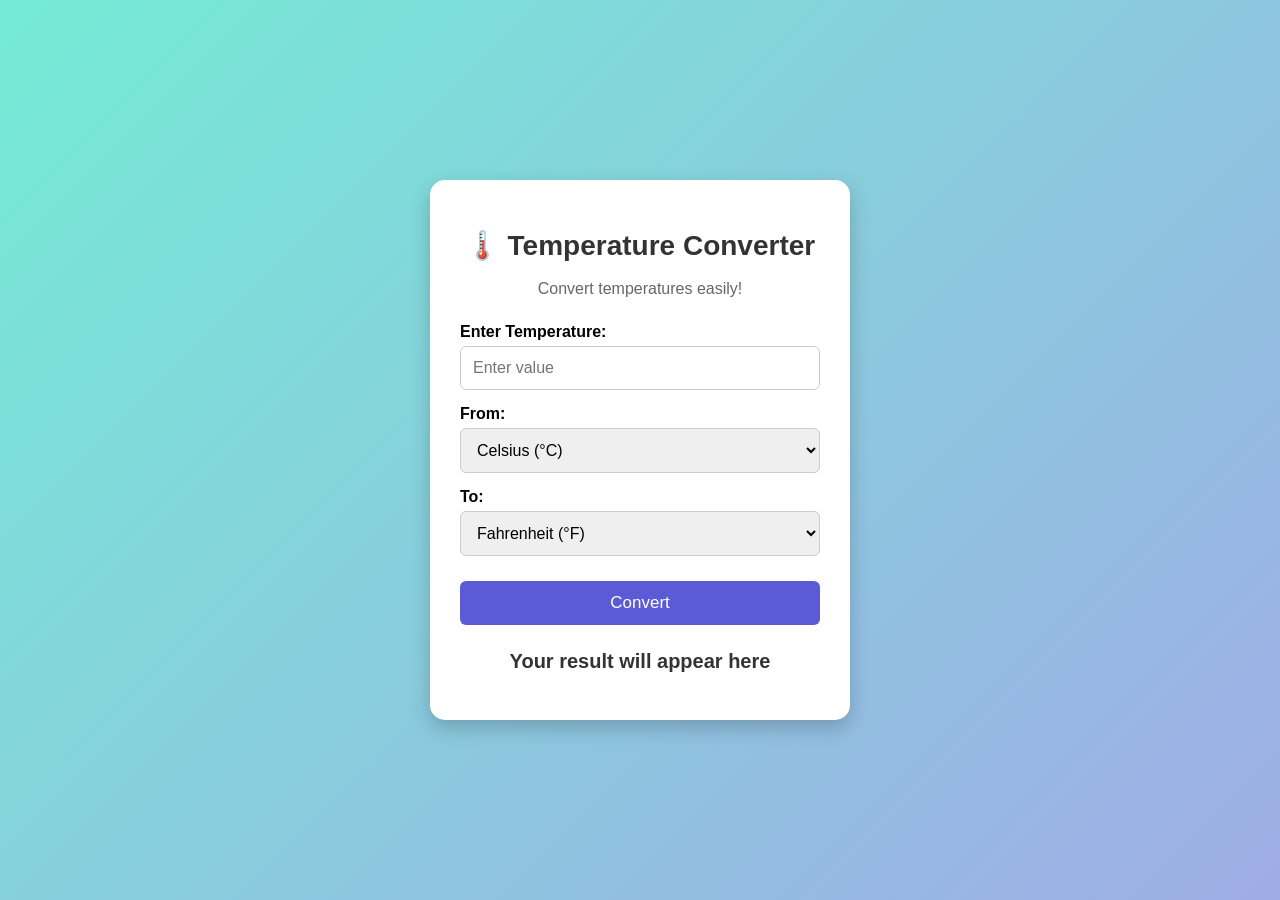
<file: index.html>
<!DOCTYPE html>
<html lang="en">
<head>
    <meta charset="UTF-8">
    <meta name="viewport" content="width=device-width, initial-scale=1.0">
    <title>Temperature Converter</title>
    <link rel="stylesheet" href="style.css">
</head>

<body>

    <div class="container">
        <h1>🌡️ Temperature Converter</h1>
        <p>Convert temperatures easily!</p>

        <label for="temperature">Enter Temperature:</label>
        <input type="number" id="temperature" placeholder="Enter value">

        <label for="fromUnit">From:</label>
        <select id="fromUnit">
            <option value="C">Celsius (°C)</option>
            <option value="F">Fahrenheit (°F)</option>
            <option value="K">Kelvin (K)</option>
        </select>

        <label for="toUnit">To:</label>
        <select id="toUnit">
            <option value="F">Fahrenheit (°F)</option>
            <option value="C">Celsius (°C)</option>
            <option value="K">Kelvin (K)</option>
        </select>

        <button onclick="convertTemperature()">Convert</button>

        <h2 id="result">Your result will appear here</h2>
    </div>

    <script src="script.js"></script>

</body>
</html>
</file>
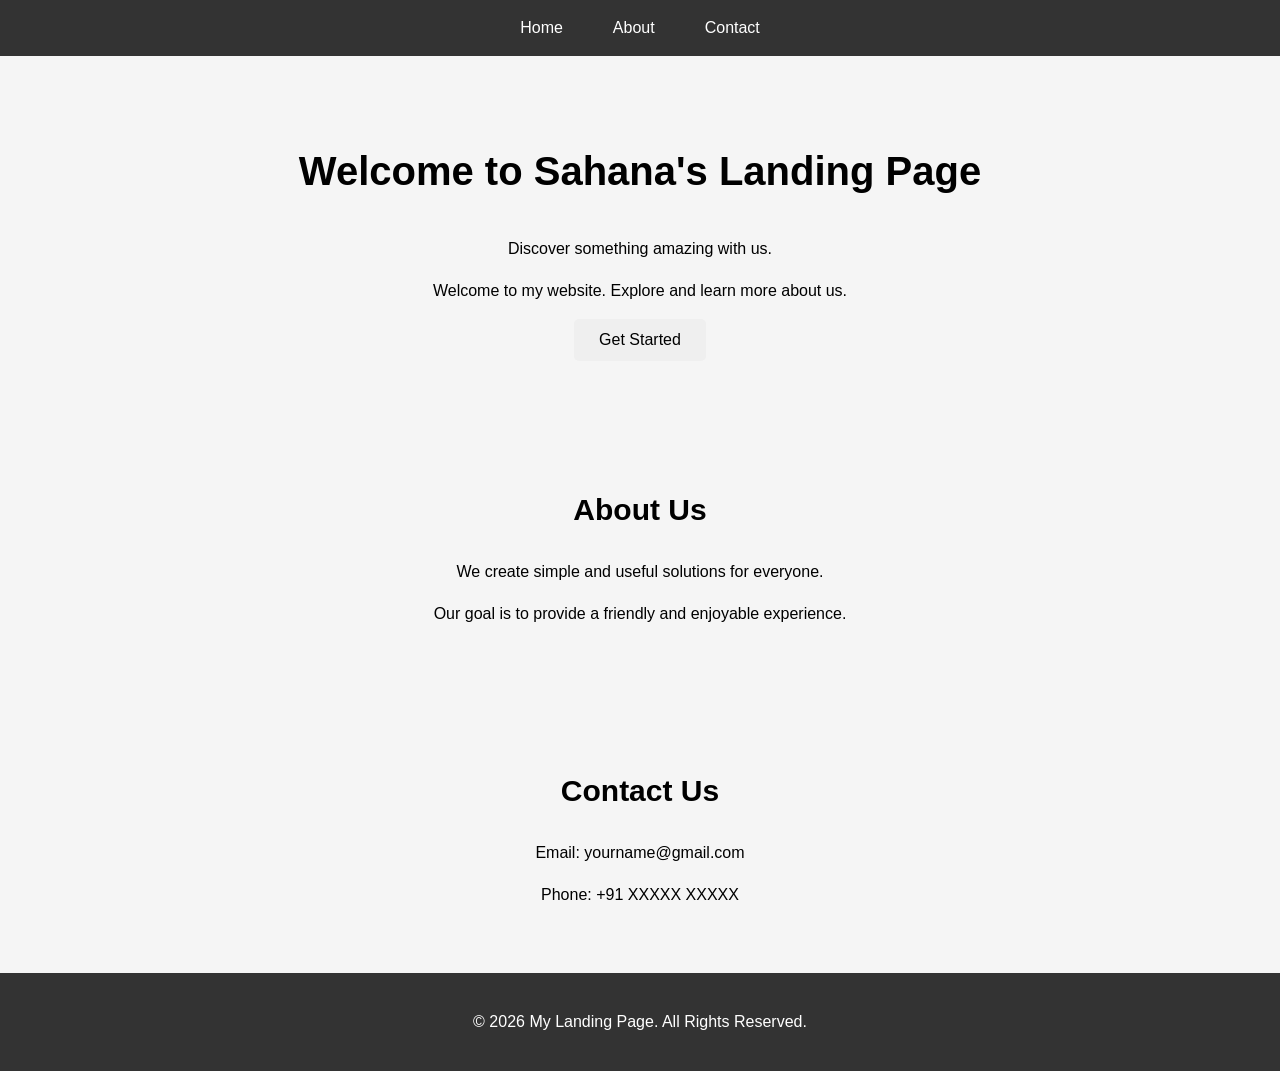
<file: WebDev-L1-LandingPage/index.html>
<!DOCTYPE html>
<html>
<head>
    <title>Welcome to Sahana's Landing Page</title>
    <link rel="stylesheet" href="style.css">
</head>

<body>

    <nav>
        <a href="#home">Home</a>
        <a href="#about">About</a>
        <a href="#contact">Contact</a>
    </nav>

    <section id="home">
        <h1>Welcome to Sahana's Landing Page</h1>
        <p>Discover something amazing with us.</p>
        <p>Welcome to my website. Explore and learn more about us.</p>
        <a href="#about"><button>Get Started</button></a>
    </section>

    <section id="about">
        <h2>About Us</h2>
        <p>We create simple and useful solutions for everyone.</p>
        <p>Our goal is to provide a friendly and enjoyable experience.</p>
    </section>

    <section id="contact">
        <h2>Contact Us</h2>
        <p>Email: yourname@gmail.com</p>
        <p>Phone: +91 XXXXX XXXXX</p>
    </section>

    <footer>
        <p>&copy; 2026 My Landing Page. All Rights Reserved.</p>
    </footer>

</body>
</html>
</file>
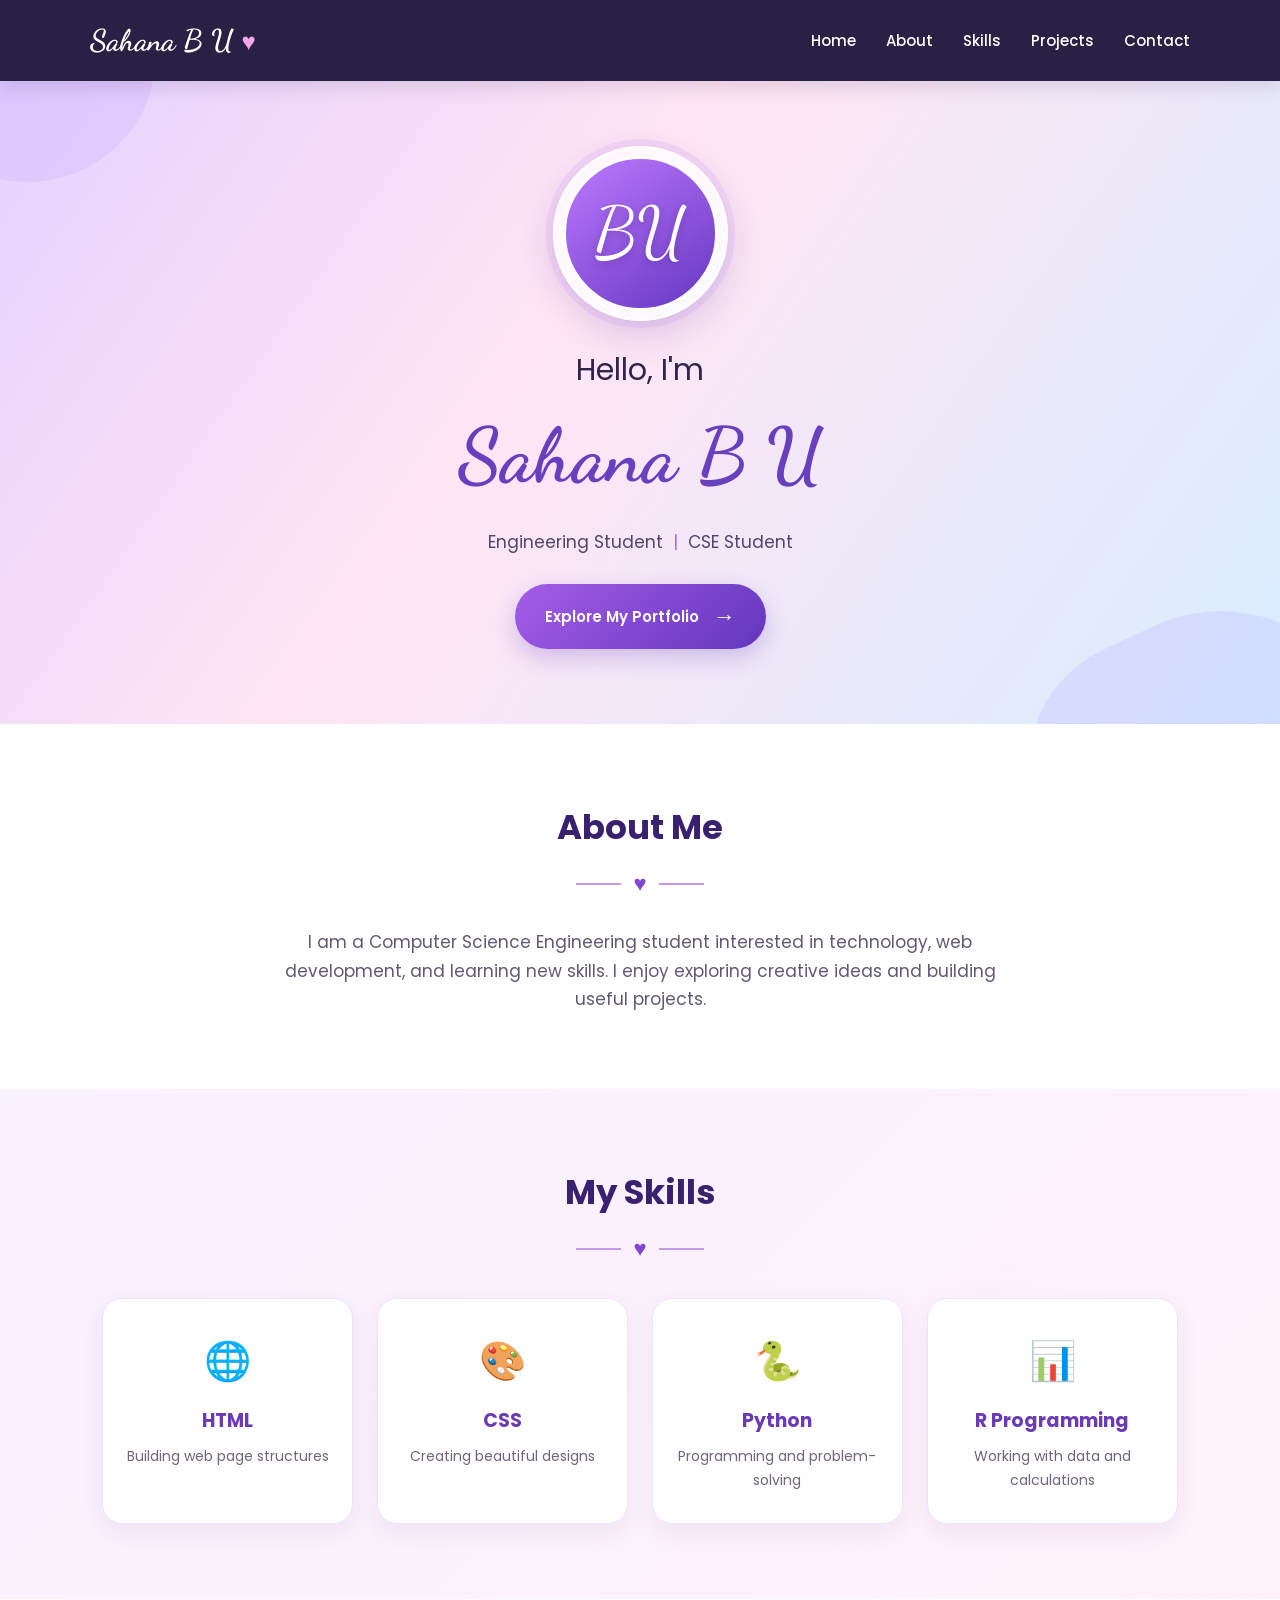
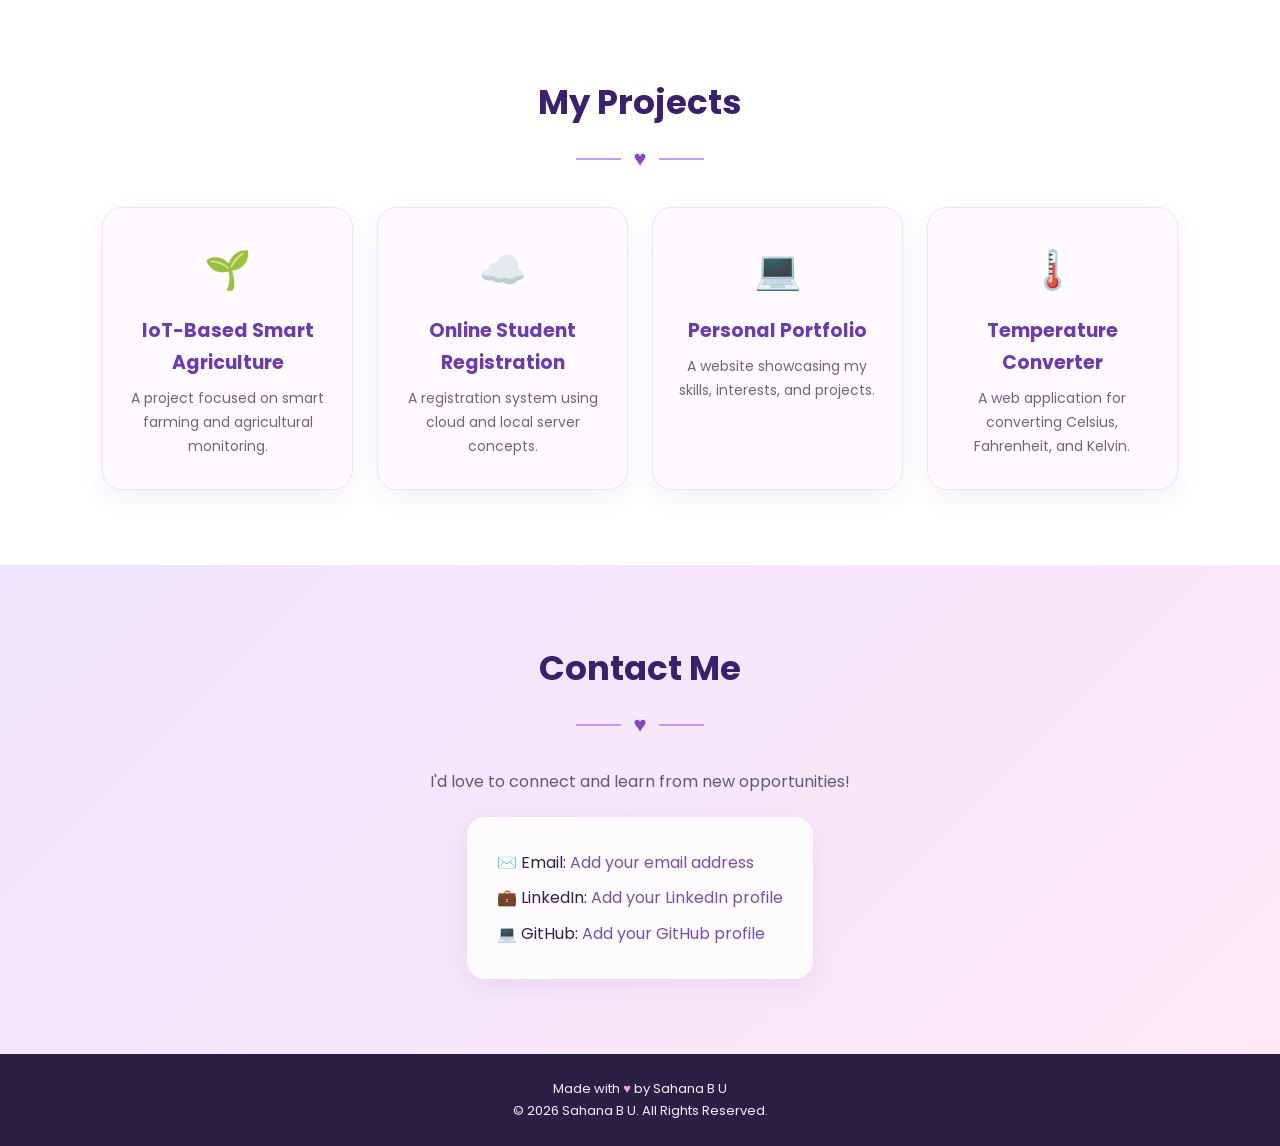
<file: WebDev-L1-PersonalPortfolio/index.html>
<!DOCTYPE html>
<html lang="en">
<head>
    <meta charset="UTF-8">
    <meta name="viewport" content="width=device-width, initial-scale=1.0">

    <title>Sahana B U | Personal Portfolio</title>

    <link rel="stylesheet" href="style.css">

    <!-- Elegant fonts -->
    <link rel="preconnect" href="https://fonts.googleapis.com">
    <link rel="preconnect" href="https://fonts.gstatic.com" crossorigin>
    <link href="https://fonts.googleapis.com/css2?family=Dancing+Script:wght@600;700&family=Poppins:wght@400;500;600;700&display=swap" rel="stylesheet">
</head>

<body>

    <!-- Navigation -->
    <nav class="navbar">
        <a href="#home" class="logo">Sahana B U <span>♥</span></a>

        <div class="nav-links">
            <a href="#home">Home</a>
            <a href="#about">About</a>
            <a href="#skills">Skills</a>
            <a href="#projects">Projects</a>
            <a href="#contact">Contact</a>
        </div>
    </nav>

    <!-- Home Section -->
    <section id="home" class="hero">

        <div class="decoration decoration-left"></div>
        <div class="decoration decoration-right"></div>

        <div class="hero-content">

            <!-- Circular BU Logo -->
            <div class="profile-circle">
                <div class="circle-inner">
                    BU
                </div>
            </div>

            <p class="hello">Hello, I'm</p>

            <h1>Sahana B U</h1>

            <p class="subtitle">
                Engineering Student <span>|</span> CSE Student
            </p>

            <a href="#about" class="hero-button">
                Explore My Portfolio <span>→</span>
            </a>

        </div>
    </section>

    <!-- About Section -->
    <section id="about" class="section about-section">
        <h2>About Me</h2>
        <div class="heading-decoration"><span>♥</span></div>

        <p>
            I am a Computer Science Engineering student interested in
            technology, web development, and learning new skills.
            I enjoy exploring creative ideas and building useful projects.
        </p>
    </section>

    <!-- Skills Section -->
    <section id="skills" class="section skills-section">
        <h2>My Skills</h2>
        <div class="heading-decoration"><span>♥</span></div>

        <div class="card-container">
            <div class="skill-card">
                <div class="card-icon">🌐</div>
                <h3>HTML</h3>
                <p>Building web page structures</p>
            </div>

            <div class="skill-card">
                <div class="card-icon">🎨</div>
                <h3>CSS</h3>
                <p>Creating beautiful designs</p>
            </div>

            <div class="skill-card">
                <div class="card-icon">🐍</div>
                <h3>Python</h3>
                <p>Programming and problem-solving</p>
            </div>

            <div class="skill-card">
                <div class="card-icon">📊</div>
                <h3>R Programming</h3>
                <p>Working with data and calculations</p>
            </div>
        </div>
    </section>

    <!-- Projects Section -->
    <section id="projects" class="section projects-section">
        <h2>My Projects</h2>
        <div class="heading-decoration"><span>♥</span></div>

        <div class="card-container">
            <div class="project-card">
                <div class="card-icon">🌱</div>
                <h3>IoT-Based Smart Agriculture</h3>
                <p>A project focused on smart farming and agricultural monitoring.</p>
            </div>

            <div class="project-card">
                <div class="card-icon">☁️</div>
                <h3>Online Student Registration</h3>
                <p>A registration system using cloud and local server concepts.</p>
            </div>

            <div class="project-card">
                <div class="card-icon">💻</div>
                <h3>Personal Portfolio</h3>
                <p>A website showcasing my skills, interests, and projects.</p>
            </div>

            <div class="project-card">
                <div class="card-icon">🌡️</div>
                <h3>Temperature Converter</h3>
                <p>A web application for converting Celsius, Fahrenheit, and Kelvin.</p>
            </div>
        </div>
    </section>

    <!-- Contact Section -->
    <section id="contact" class="section contact-section">
        <h2>Contact Me</h2>
        <div class="heading-decoration"><span>♥</span></div>

        <p>I'd love to connect and learn from new opportunities!</p>

        <!-- Replace these placeholders with your real contact details -->
        <div class="contact-card">
            <p>✉️ Email: <span>Add your email address</span></p>
            <p>💼 LinkedIn: <span>Add your LinkedIn profile</span></p>
            <p>💻 GitHub: <span>Add your GitHub profile</span></p>
        </div>
    </section>

    <!-- Footer -->
    <footer>
        <p>Made with <span>♥</span> by Sahana B U</p>
        <p>© 2026 Sahana B U. All Rights Reserved.</p>
    </footer>

</body>
</html>
</file>
<file: style.css>
* {
    box-sizing: border-box;
}

body {
    margin: 0;
    font-family: Arial, sans-serif;
    background: linear-gradient(135deg, #74ebd5, #9face6);
    min-height: 100vh;
    display: flex;
    justify-content: center;
    align-items: center;
    padding: 20px;
}

.container {
    background-color: white;
    width: 100%;
    max-width: 420px;
    padding: 30px;
    border-radius: 15px;
    text-align: center;
    box-shadow: 0 8px 20px rgba(0, 0, 0, 0.2);
}

h1 {
    color: #333;
    font-size: 28px;
}

p {
    color: #666;
    margin-bottom: 25px;
}

label {
    display: block;
    text-align: left;
    margin-top: 15px;
    margin-bottom: 5px;
    font-weight: bold;
}

input,
select {
    width: 100%;
    padding: 12px;
    border: 1px solid #ccc;
    border-radius: 6px;
    font-size: 16px;
}

button {
    width: 100%;
    padding: 12px;
    margin-top: 25px;
    background-color: #5b5bd6;
    color: white;
    border: none;
    border-radius: 6px;
    font-size: 17px;
    cursor: pointer;
}

button:hover {
    background-color: #4040a8;
}

h2 {
    margin-top: 25px;
    color: #333;
    font-size: 20px;
    overflow-wrap: anywhere;
}

@media (max-width: 480px) {
    .container {
        padding: 20px;
    }

    h1 {
        font-size: 24px;
    }
}
</file>
<file: WebDev-L1-LandingPage/style.css>
body {
    margin: 0;
    font-family: Arial, sans-serif;
    line-height: 1.6;
}

nav {
    padding: 15px;
    text-align: center;
    background-color: #333;
    position: sticky;
    top: 0;
    display: flex;
    justify-content: center;
    gap: 20px;
}
nav a {
    color: white;
    text-decoration: none;
    margin: 0 15px;
}
section {
    padding: 50px;
    text-align: center;
    background-color: #f5f5f5;
}

h1 {
    font-size: 40px;
}

h2 {
    font-size: 30px;
}

button {
    padding: 12px 25px;
    font-size: 16px;
    border: none;
    border-radius: 5px;
    cursor: pointer;
}

footer {
    padding: 20px;
    text-align: center;
    background-color: #333;
    color: white;
}
nav a:hover {
    text-decoration: underline;
}
@media (max-width: 600px) {
    nav a {
        margin: 0 5px;
    }

    section {
        padding: 30px 15px;
    }

    h1 {
        font-size: 30px;
    }

    h2 {
        font-size: 25px;
    }
}
</file>
<file: WebDev-L1-PersonalPortfolio/style.css>
/* ===== General Styling ===== */
* {
    margin: 0;
    padding: 0;
    box-sizing: border-box;
    scroll-behavior: smooth;
}

body {
    font-family: 'Poppins', sans-serif;
    color: #30234d;
    background: #ffffff;
    line-height: 1.7;
}

section {
    scroll-margin-top: 80px;
}

/* ===== Navigation Bar ===== */
.navbar {
    min-height: 75px;
    padding: 15px 7%;
    background: #292044;
    display: flex;
    justify-content: space-between;
    align-items: center;
    gap: 25px;
    position: sticky;
    top: 0;
    z-index: 1000;
    box-shadow: 0 4px 20px rgba(35, 20, 60, 0.15);
}

.logo {
    font-family: 'Dancing Script', cursive;
    color: white;
    font-size: 30px;
    font-weight: 700;
    text-decoration: none;
    white-space: nowrap;
}

.logo span {
    color: #f3a7e8;
    font-size: 24px;
}

.nav-links {
    display: flex;
    align-items: center;
    gap: 30px;
}

.nav-links a {
    color: white;
    text-decoration: none;
    font-size: 15px;
    font-weight: 500;
    transition: color 0.3s ease;
}

.nav-links a:hover {
    color: #f3a7e8;
}

/* ===== Home / Hero Section ===== */
.hero {
    min-height: 590px;
    padding: 65px 20px 75px;
    display: flex;
    justify-content: center;
    align-items: center;
    text-align: center;
    position: relative;
    overflow: hidden;
    background: linear-gradient(
        125deg,
        #e5d2ff 0%,
        #ffe5f4 42%,
        #d9edff 100%
    );
}

.hero-content {
    position: relative;
    z-index: 2;
    animation: appear 1s ease;
}

/* Circular BU Logo */
.profile-circle {
    width: 175px;
    height: 175px;
    margin: 0 auto 24px;
    padding: 8px;
    border-radius: 50%;
    background: rgba(255, 255, 255, 0.75);
    border: 2px solid white;
    box-shadow:
        0 0 0 7px rgba(174, 115, 238, 0.13),
        0 12px 35px rgba(91, 51, 155, 0.20);
    transition: transform 0.4s ease;
}

.profile-circle:hover {
    transform: translateY(-5px) rotate(4deg);
}

.circle-inner {
    width: 100%;
    height: 100%;
    border-radius: 50%;
    display: flex;
    justify-content: center;
    align-items: center;
    background: linear-gradient(145deg, #bd79ff, #6537c1);
    color: white;
    font-family: 'Dancing Script', cursive;
    font-size: 70px;
    border: 3px solid #ffffff;
    text-shadow: 0 3px 8px rgba(35, 10, 70, 0.2);
}

.hello {
    font-size: 30px;
    color: #30234d;
    margin-bottom: -5px;
}

.hero h1 {
    font-family: 'Dancing Script', cursive;
    font-size: clamp(48px, 7vw, 76px);
    color: #6840bd;
    margin-bottom: 8px;
}

.subtitle {
    font-size: 17px;
    color: #51446e;
    margin-bottom: 27px;
}

.subtitle span {
    color: #a16be2;
    margin: 0 5px;
}

/* Hero Button */
.hero-button {
    display: inline-flex;
    justify-content: center;
    align-items: center;
    gap: 15px;
    padding: 14px 30px;
    color: white;
    text-decoration: none;
    font-size: 15px;
    font-weight: 600;
    border-radius: 40px;
    background: linear-gradient(135deg, #a55de8, #6336bd);
    box-shadow: 0 9px 22px rgba(105, 56, 190, 0.25);
    transition: all 0.3s ease;
}

.hero-button span {
    font-size: 22px;
}

.hero-button:hover {
    transform: translateY(-4px);
    box-shadow: 0 13px 28px rgba(105, 56, 190, 0.35);
}

/* Decorative Background Shapes */
.decoration {
    position: absolute;
    width: 240px;
    height: 240px;
    border-radius: 45% 55% 65% 35%;
    background: rgba(175, 135, 255, 0.16);
    pointer-events: none;
}

.decoration-left {
    top: -135px;
    left: -90px;
    transform: rotate(35deg);
}

.decoration-right {
    bottom: -175px;
    right: -80px;
    width: 320px;
    height: 280px;
    background: rgba(171, 157, 255, 0.20);
    transform: rotate(-25deg);
}

/* ===== General Content Sections ===== */
.section {
    padding: 75px 8%;
    text-align: center;
}

.section h2 {
    color: #39216f;
    font-size: 34px;
    margin-bottom: 5px;
}

.heading-decoration {
    color: #8148cf;
    font-size: 22px;
    margin: 8px 0 25px;
}

.heading-decoration::before,
.heading-decoration::after {
    content: "";
    display: inline-block;
    width: 45px;
    height: 2px;
    margin: 0 12px 6px;
    background: #c49aee;
}

/* ===== About Section ===== */
.about-section {
    background: #ffffff;
}

.about-section > p {
    max-width: 760px;
    margin: auto;
    color: #625875;
    font-size: 17px;
}

/* ===== Skills Section ===== */
.skills-section {
    background: linear-gradient(135deg, #f8f1ff, #fff2fa);
}

.card-container {
    max-width: 1100px;
    margin: 30px auto 0;
    display: grid;
    grid-template-columns: repeat(auto-fit, minmax(220px, 1fr));
    gap: 24px;
}

.skill-card,
.project-card {
    padding: 30px 22px;
    background: rgba(255, 255, 255, 0.92);
    border: 1px solid #eee2ff;
    border-radius: 20px;
    box-shadow: 0 8px 25px rgba(65, 37, 110, 0.07);
    transition: transform 0.3s ease, box-shadow 0.3s ease;
}

.skill-card:hover,
.project-card:hover {
    transform: translateY(-8px);
    box-shadow: 0 15px 30px rgba(90, 51, 150, 0.14);
}

.card-icon {
    font-size: 38px;
    margin-bottom: 12px;
}

.skill-card h3,
.project-card h3 {
    color: #6b3bb4;
    font-size: 19px;
    margin-bottom: 8px;
}

.skill-card p,
.project-card p {
    color: #70647e;
    font-size: 14px;
}

/* ===== Projects Section ===== */
.projects-section {
    background: #ffffff;
}

.project-card {
    background: #fffaff;
}

/* ===== Contact Section ===== */
.contact-section {
    background: linear-gradient(135deg, #eee4ff, #ffe9f5);
}

.contact-section > p {
    color: #625875;
    margin-bottom: 22px;
}

.contact-card {
    display: inline-block;
    text-align: left;
    padding: 24px 30px;
    background: rgba(255, 255, 255, 0.85);
    border-radius: 18px;
    box-shadow: 0 8px 25px rgba(65, 37, 110, 0.08);
    max-width: 100%;
}

.contact-card p {
    margin: 8px 0;
    overflow-wrap: anywhere;
}

.contact-card span {
    color: #7550b2;
}

/* ===== Footer ===== */
footer {
    padding: 24px 15px;
    text-align: center;
    background: #292044;
    color: #f5edff;
    font-size: 13px;
}

footer span {
    color: #f3a7e8;
}

/* ===== Simple Entrance Animation ===== */
@keyframes appear {
    from {
        opacity: 0;
        transform: translateY(18px);
    }

    to {
        opacity: 1;
        transform: translateY(0);
    }
}

/* ===== Mobile Responsive Design ===== */
@media (max-width: 700px) {
    .navbar {
        flex-direction: column;
        gap: 12px;
        padding: 15px 10px;
    }

    .logo {
        font-size: 27px;
    }

    .nav-links {
        justify-content: center;
        flex-wrap: wrap;
        gap: 10px 18px;
    }

    .nav-links a {
        font-size: 13px;
    }

    .hero {
        min-height: 540px;
        padding: 55px 15px;
    }

    .profile-circle {
        width: 145px;
        height: 145px;
    }

    .circle-inner {
        font-size: 58px;
    }

    .hello {
        font-size: 25px;
    }

    .hero h1 {
        font-size: 52px;
    }

    .subtitle {
        font-size: 14px;
    }

    .section {
        padding: 60px 7%;
    }

    .section h2 {
        font-size: 29px;
    }

    .card-container {
        grid-template-columns: 1fr;
    }
}
</file>
